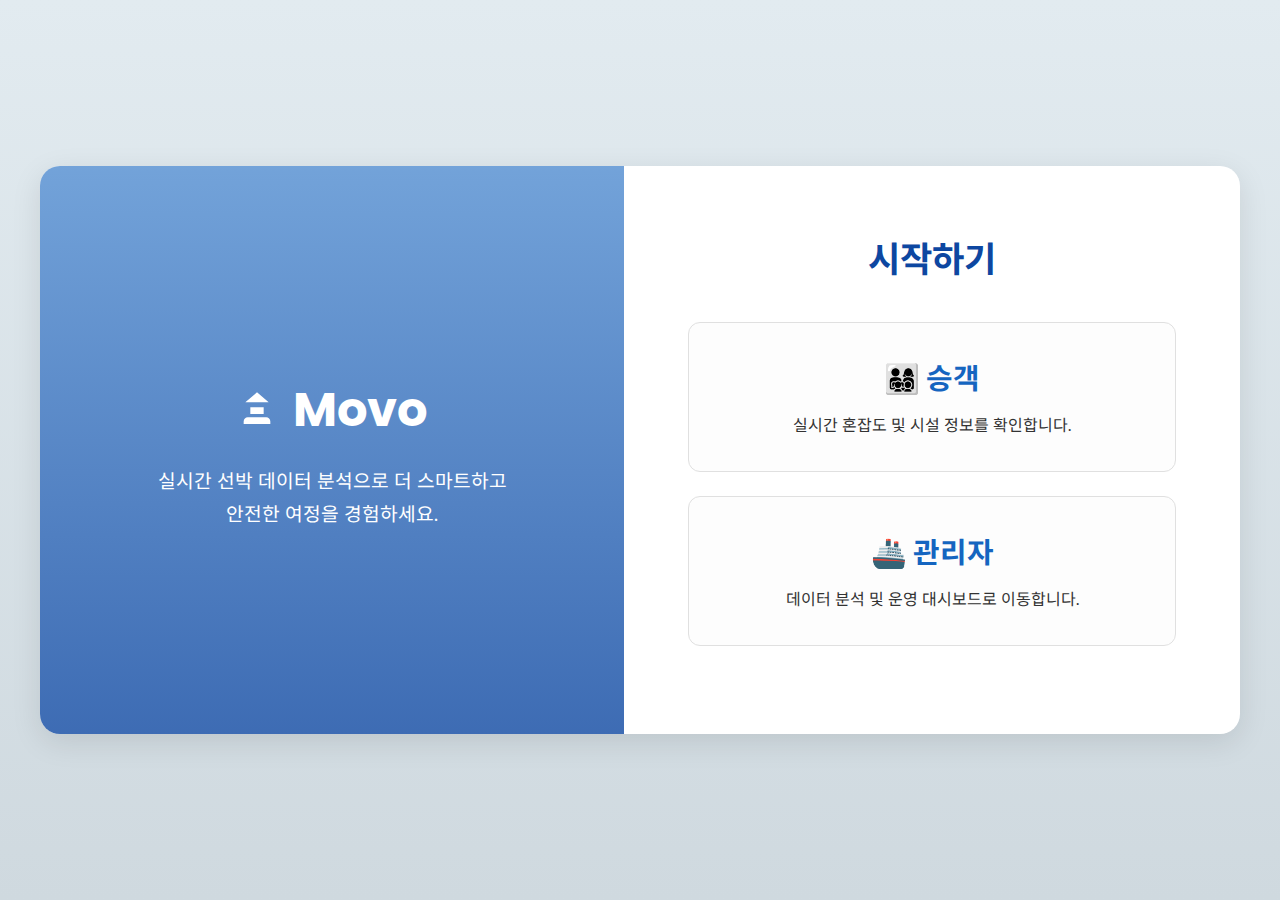
<file: index.html>
<!DOCTYPE html>
<html lang="ko">
<head>
    <meta charset="UTF-8">
    <meta name="viewport" content="width=device-width, initial-scale=1.0">
    <title>Movo - Real-time Ship Analytics</title>
    <link rel="preconnect" href="https://fonts.googleapis.com">
    <link rel="preconnect" href="https://fonts.gstatic.com" crossorigin>
    <link href="https://fonts.googleapis.com/css2?family=Poppins:wght@400;600;700&family=Noto+Sans+KR:wght@400;500;700&display=swap" rel="stylesheet">
    <link rel="stylesheet" href="style.css">
    <style>
        /* index.html specific styles */
        body {
            display: flex;
            justify-content: center;
            align-items: center;
            min-height: 100vh;
            background-image: linear-gradient(to top, #cfd9df 0%, #e2ebf0 100%);
        }
        .main-container {
            display: flex;
            width: 100%;
            max-width: 1200px;
            background: var(--white-color);
            border-radius: 20px;
            box-shadow: var(--shadow-medium);
            overflow: hidden;
        }

        .image-panel {
            flex: 1;
            background: url('https://images.unsplash.com/photo-1579955112833-2d54443015b6?q=80&w=1974&auto=format&fit=crop') center/cover;
            position: relative;
            display: flex;
            flex-direction: column;
            justify-content: center;
            align-items: center;
            color: var(--white-color);
            text-align: center;
            padding: 3rem;
        }
        
        .image-panel::before {
            content: '';
            position: absolute;
            top: 0;
            left: 0;
            right: 0;
            bottom: 0;
            background: linear-gradient(to top, rgba(13, 71, 161, 0.8), rgba(21, 101, 192, 0.6));
        }

        .logo {
            position: relative;
            z-index: 1;
            font-size: 3rem;
            font-weight: 700;
            margin-bottom: 1rem;
            display: flex;
            align-items: center;
            gap: 1rem;
        }
        
        .image-panel p {
            position: relative;
            z-index: 1;
            font-size: 1.2rem;
            max-width: 350px;
        }

        .selection-panel {
            flex: 1;
            padding: 4rem;
            display: flex;
            flex-direction: column;
            justify-content: center;
        }

        .selection-panel h1 {
            font-size: 2.2rem;
            margin-bottom: 2rem;
            text-align: center;
            color: var(--primary-color);
        }

        .selection-card {
            background: #fdfdfd;
            padding: 2rem;
            border-radius: 12px;
            border: 1px solid #e0e0e0;
            text-decoration: none;
            color: var(--text-color);
            transition: all 0.3s ease;
            cursor: pointer;
            margin-bottom: 1.5rem;
            text-align: center;
        }

        .selection-card:hover {
            transform: translateY(-5px);
            box-shadow: var(--shadow-light);
            border-color: var(--secondary-color);
        }

        .selection-card h2 {
            font-size: 1.8rem;
            color: var(--accent-color);
            margin-bottom: 0.5rem;
        }

        /* Modal Styles */
        .modal {
            position: fixed; top: 0; left: 0; width: 100%; height: 100%;
            background: rgba(0, 0, 0, 0.5);
            display: none; justify-content: center; align-items: center;
            z-index: 1001;
        }

        .modal-content {
            background: var(--white-color);
            padding: 2rem;
            border-radius: 12px;
            width: 90%;
            max-width: 400px;
        }

        .modal-content h2 { color: var(--primary-color); margin-bottom: 1.5rem; text-align: center; }
        .form-group { margin-bottom: 1rem; }
        .form-group label { display: block; margin-bottom: 0.5rem; font-weight: 600; }
        .form-group input { width: 100%; padding: 12px; border: 1px solid #ccc; border-radius: 8px; }
        .modal-buttons { display: flex; gap: 1rem; margin-top: 1.5rem; }
        .modal-btn { flex: 1; padding: 12px; border: none; border-radius: 8px; font-weight: 600; cursor: pointer; }
        .btn-login { background: var(--secondary-color); color: var(--text-color); }
        .btn-close { background: #e0e0e0; }
    </style>
</head>
<body>
    <div class="main-container">
        <div class="image-panel">
            <div class="logo">
                <svg width="40" height="40" viewBox="0 0 24 24" fill="currentColor"><path d="M20,19.5C20,18.12,18.88,17,17.5,17H6.5C5.12,17,4,18.12,4,19.5V21H20V19.5M19,8H5L12,2L19,8M8,11V15H16V11H8Z" /></svg>
                <span>Movo</span>
            </div>
            <p>실시간 선박 데이터 분석으로 더 스마트하고 안전한 여정을 경험하세요.</p>
        </div>
        <div class="selection-panel">
            <h1>시작하기</h1>
            <div class="selection-card" id="passenger-card">
                <h2>👨‍👩‍👧‍👦 승객</h2>
                <p>실시간 혼잡도 및 시설 정보를 확인합니다.</p>
            </div>
            <div class="selection-card" id="manager-card">
                <h2>🚢 관리자</h2>
                <p>데이터 분석 및 운영 대시보드로 이동합니다.</p>
            </div>
        </div>
    </div>

    <div id="passenger-modal" class="modal">
        <div class="modal-content">
            <h2>승객 로그인</h2>
            <form id="passenger-login-form">
                <div class="form-group">
                    <label for="p-name">이름</label>
                    <input type="text" id="p-name" required>
                </div>
                <div class="form-group">
                    <label for="p-passport">여권번호</label>
                    <input type="text" id="p-passport" required>
                </div>
                <div class="modal-buttons">
                    <button type="button" class="modal-btn btn-close" data-target="passenger-modal">취소</button>
                    <button type="submit" class="modal-btn btn-login">로그인</button>
                </div>
            </form>
        </div>
    </div>

    <div id="manager-modal" class="modal">
        <div class="modal-content">
            <h2>관리자 로그인</h2>
            <form id="manager-login-form">
                <div class="form-group">
                    <label for="m-id">직원 번호</label>
                    <input type="text" id="m-id" required>
                </div>
                <div class="form-group">
                    <label for="m-password">비밀번호</label>
                    <input type="password" id="m-password" required>
                </div>
                <div class="modal-buttons">
                    <button type="button" class="modal-btn btn-close" data-target="manager-modal">취소</button>
                    <button type="submit" class="modal-btn btn-login">로그인</button>
                </div>
            </form>
        </div>
    </div>

    <script>
        const passengerCard = document.getElementById('passenger-card');
        const managerCard = document.getElementById('manager-card');
        const passengerModal = document.getElementById('passenger-modal');
        const managerModal = document.getElementById('manager-modal');
        const closeButtons = document.querySelectorAll('.btn-close');

        passengerCard.addEventListener('click', () => passengerModal.style.display = 'flex');
        managerCard.addEventListener('click', () => managerModal.style.display = 'flex');

        closeButtons.forEach(btn => {
            btn.addEventListener('click', () => {
                document.getElementById(btn.dataset.target).style.display = 'none';
            });
        });

        window.addEventListener('click', (e) => {
            if (e.target === passengerModal) passengerModal.style.display = 'none';
            if (e.target === managerModal) managerModal.style.display = 'none';
        });

        document.getElementById('passenger-login-form').addEventListener('submit', (e) => {
            e.preventDefault();
            window.location.href = 'passenger.html';
        });

        document.getElementById('manager-login-form').addEventListener('submit', (e) => {
            e.preventDefault();
            window.location.href = 'dashboard.html';
        });
    </script>
</body>
</html>
</file>
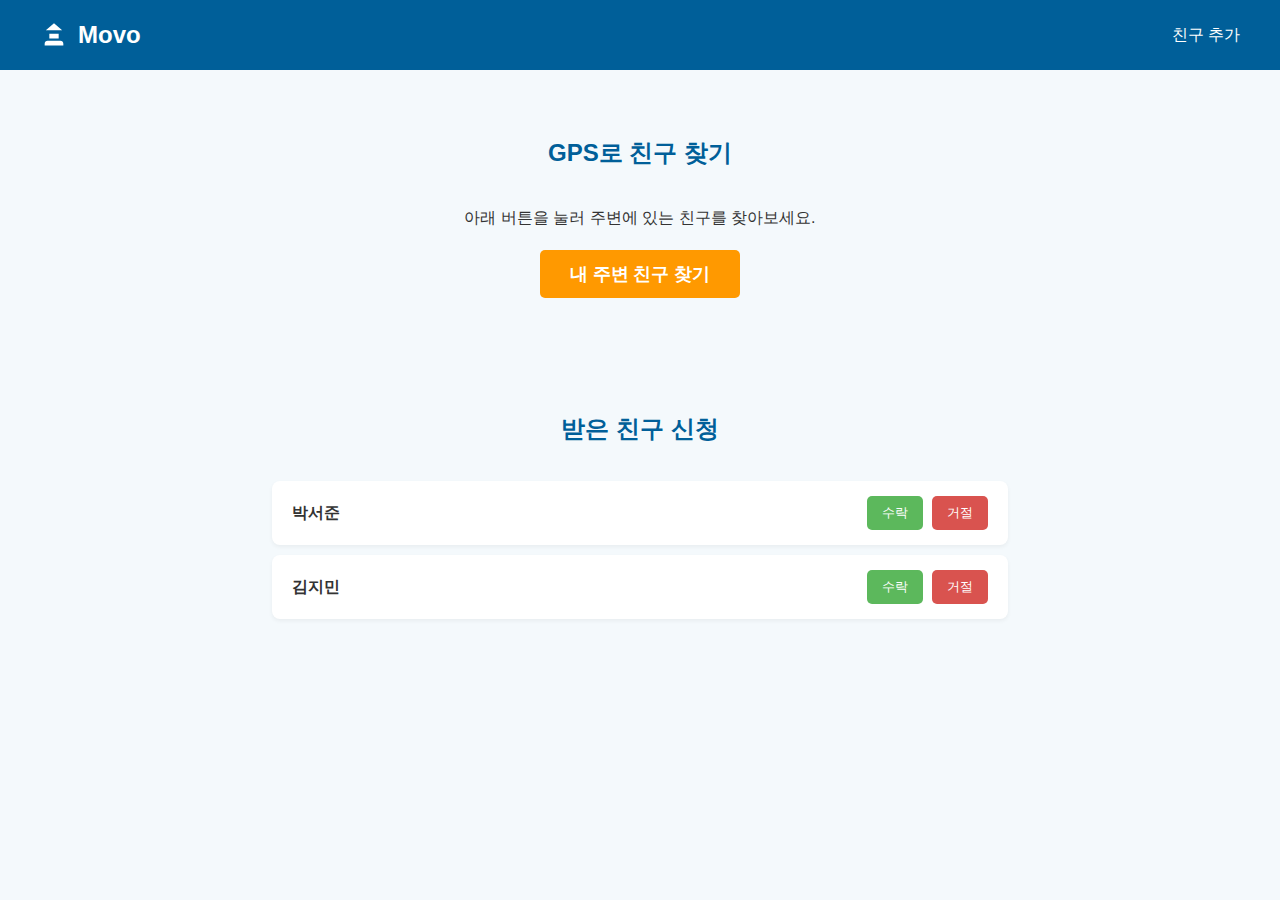
<file: add_friend.html>
<!DOCTYPE html>
<html lang="ko">
<head>
    <meta charset="UTF-8">
    <meta name="viewport" content="width=device-width, initial-scale=1.0">
    <title>Movo - 친구 추가</title>
    <style>
        :root { --primary: #005f99; --accent: #ff9900; --light: #f4f9fc; --text: #333; }
        * { box-sizing: border-box; margin: 0; padding: 0; }
        body { font-family: 'Pretendard', sans-serif; line-height: 1.6; color: var(--text); background: var(--light); }
        header { background: var(--primary); color: white; padding: 1rem 2rem; }
        nav { display: flex; justify-content: space-between; align-items: center; max-width: 1200px; margin: 0 auto; }
        .logo { font-size: 1.5rem; font-weight: bold; display: flex; align-items: center; gap: 10px; color: white; text-decoration: none; }
        section { padding: 4rem 2rem; max-width: 800px; margin: 0 auto; text-align: center; }
        h2 { text-align: center; color: var(--primary); margin-bottom: 2rem; }
        .btn { display: inline-block; background: var(--accent); color: white; padding: 12px 30px; text-decoration: none; border-radius: 5px; font-weight: bold; margin-top: 20px; cursor: pointer; border: none; font-size: 1.1rem; }
        
        #search-result { margin-top: 3rem; }
        #loading-message { display: none; margin-top: 1rem; color: var(--primary); }
        
        .user-list { list-style: none; margin-top: 2rem; text-align: left; }
        .user-item { background: white; padding: 15px 20px; border-radius: 8px; box-shadow: 0 2px 4px rgba(0,0,0,0.05); display: flex; justify-content: space-between; align-items: center; margin-bottom: 10px; }
        .user-item span { font-weight: bold; }
        .add-btn { background: var(--primary); color: white; padding: 8px 15px; border: none; border-radius: 5px; cursor: pointer; }
        .add-btn.added { background: #5cb85c; cursor: not-allowed; }

        .request-buttons button {
            margin-left: 5px;
            padding: 8px 15px;
            border: none;
            border-radius: 5px;
            cursor: pointer;
        }
        .accept-btn {
            background: #5cb85c;
            color: white;
        }
        .decline-btn {
            background: #d9534f;
            color: white;
        }
    </style>
</head>
<body>

    <header>
        <nav>
            <a href="passenger.html" class="logo">
                <svg width="28" height="28" viewBox="0 0 24 24" fill="currentColor" xmlns="http://www.w3.org/2000/svg"><path d="M20,19.5C20,18.12,18.88,17,17.5,17H6.5C5.12,17,4,18.12,4,19.5V21H20V19.5M19,8H5L12,2L19,8M8,11V15H16V11H8Z" /></svg>
                <span>Movo</span>
            </a>
            <div>친구 추가</div>
        </nav>
    </header>

    <section>
        <h2>GPS로 친구 찾기</h2>
        <p>아래 버튼을 눌러 주변에 있는 친구를 찾아보세요.</p>
        <button id="find-friends-btn" class="btn">내 주변 친구 찾기</button>
        <div id="search-result">
            <p id="loading-message">주변 친구를 찾고 있습니다...</p>
            <ul id="user-list-container" class="user-list">
                <!-- JS will populate this -->
            </ul>
        </div>
    </section>

    <section id="received-requests" style="padding-top: 0;">
        <h2>받은 친구 신청</h2>
        <ul id="request-list-container" class="user-list">
            <li class="user-item" data-request-id="101">
                <span>박서준</span>
                <div class="request-buttons">
                    <button class="accept-btn">수락</button>
                    <button class="decline-btn">거절</button>
                </div>
            </li>
            <li class="user-item" data-request-id="102">
                <span>김지민</span>
                <div class="request-buttons">
                    <button class="accept-btn">수락</button>
                    <button class="decline-btn">거절</button>
                </div>
            </li>
        </ul>
    </section>

    <script>
        const findBtn = document.getElementById('find-friends-btn');
        const loadingMsg = document.getElementById('loading-message');
        const userListContainer = document.getElementById('user-list-container');
        const requestListContainer = document.getElementById('request-list-container');

        const fakeUsers = [
            { id: 1, name: '김민준' },
            { id: 2, name: '이서연' },
            { id: 3, name: '박도윤' },
            { id: 4, name: '최지우' }
        ];

        findBtn.addEventListener('click', () => {
            userListContainer.innerHTML = ''; // Clear previous results
            loadingMsg.style.display = 'block';
            findBtn.disabled = true;

            // Simulate GPS search delay
            setTimeout(() => {
                loadingMsg.style.display = 'none';
                findBtn.disabled = false;
                
                if (fakeUsers.length === 0) {
                    userListContainer.innerHTML = '<p>주변에 사용자가 없습니다.</p>';
                    return;
                }

                fakeUsers.forEach(user => {
                    const userItem = document.createElement('li');
                    userItem.className = 'user-item';
                    userItem.innerHTML = `
                        <span>${user.name}</span>
                        <button class="add-btn" data-user-id="${user.id}">신청</button>
                    `;
                    userListContainer.appendChild(userItem);
                });
            }, 2000); // 2-second delay
        });

        userListContainer.addEventListener('click', (e) => {
            if (e.target.classList.contains('add-btn')) {
                const btn = e.target;
                const userName = btn.previousElementSibling.textContent; // Get the user's name

                if (confirm(`'${userName}' 님께 친구 신청을 하실건가요?`)) {
                    btn.textContent = '신청됨';
                    btn.classList.add('added');
                    btn.disabled = true;
                }
            }
        });

        requestListContainer.addEventListener('click', (e) => {
            if (e.target.classList.contains('accept-btn')) {
                const buttonContainer = e.target.parentElement;
                buttonContainer.innerHTML = '<span style="color: #5cb85c; font-weight: bold;">수락됨</span>';
            }
            if (e.target.classList.contains('decline-btn')) {
                const requestItem = e.target.closest('.user-item');
                requestItem.remove();
            }
        });
    </script>

</body>
</html>
</file>
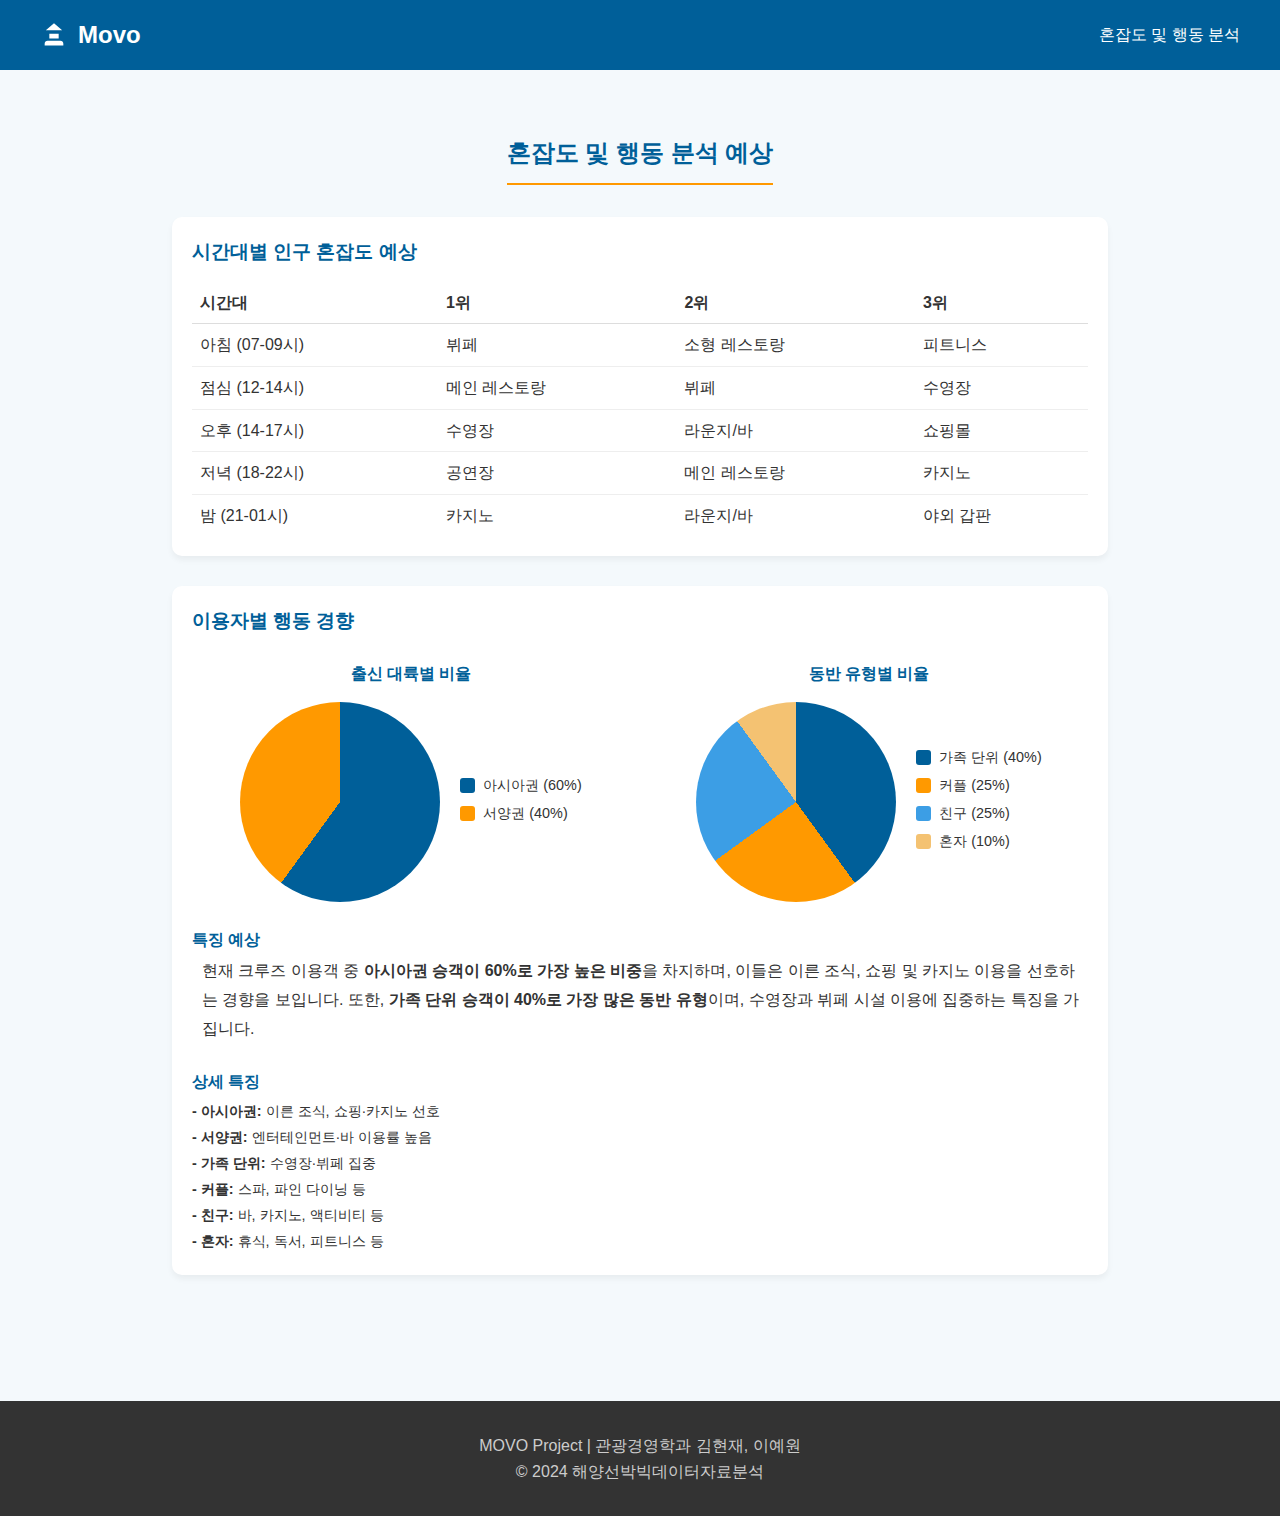
<file: analysis.html>
<!DOCTYPE html>
<html lang="ko">
<head>
    <meta charset="UTF-8">
    <meta name="viewport" content="width=device-width, initial-scale=1.0">
    <title>Movo - 혼잡도 및 행동 분석</title>
    <style>
        :root { --primary: #005f99; --accent: #ff9900; --light: #f4f9fc; --text: #333; }
        * { box-sizing: border-box; margin: 0; padding: 0; }
        body { font-family: 'Pretendard', sans-serif; line-height: 1.6; color: var(--text); background: var(--light); }
        header { background: var(--primary); color: white; padding: 1rem 2rem; }
        nav { display: flex; justify-content: space-between; align-items: center; max-width: 1200px; margin: 0 auto; }
        .logo { font-size: 1.5rem; font-weight: bold; display: flex; align-items: center; gap: 10px; color: white; text-decoration: none; }
        section { padding: 4rem 2rem; max-width: 1000px; margin: 0 auto; }
        h2 { text-align: center; color: var(--primary); margin-bottom: 2rem; border-bottom: 2px solid var(--accent); display: inline-block; padding-bottom: 10px; }
        .center-wrap { text-align: center; }
        .card { background: white; padding: 20px; border-radius: 10px; box-shadow: 0 4px 6px rgba(0,0,0,0.05); margin-bottom: 30px; }
        .card h3 { color: var(--primary); margin-bottom: 10px; }

        .pie-chart-container { display: flex; align-items: center; gap: 20px; margin-top: 15px; }
        .pie-chart { width: 200px; height: 200px; border-radius: 50%; flex-shrink: 0; }
        .legend { font-size: 0.9rem; }
        .legend-item { display: flex; align-items: center; margin-bottom: 5px; }
        .legend-color { width: 15px; height: 15px; margin-right: 8px; border-radius: 3px; }
        .chart-descriptions { margin-top: 20px; font-size: 0.9rem; text-align: left; padding-left: 10px; line-height: 1.8; }
    </style>
</head>
<body>
    <header>
        <nav>
            <a href="dashboard.html" class="logo">
                <svg width="28" height="28" viewBox="0 0 24 24" fill="currentColor" xmlns="http://www.w3.org/2000/svg"><path d="M20,19.5C20,18.12,18.88,17,17.5,17H6.5C5.12,17,4,18.12,4,19.5V21H20V19.5M19,8H5L12,2L19,8M8,11V15H16V11H8Z" /></svg>
                <span>Movo</span>
            </a>
            <div>혼잡도 및 행동 분석</div>
        </nav>
    </header>

    <section>
        <div class="center-wrap">
            <h2>혼잡도 및 행동 분석 예상</h2>
        </div>
        
        <div class="card">
            <h3>시간대별 인구 혼잡도 예상</h3>
            <table class="congestion-table" style="width:100%; text-align: left; border-collapse: collapse; margin-top: 15px;">
                <tr style="border-bottom: 1px solid #ddd;">
                    <th style="padding: 8px;">시간대</th>
                    <th style="padding: 8px;">1위</th>
                    <th style="padding: 8px;">2위</th>
                    <th style="padding: 8px;">3위</th>
                </tr>
                <tr style="border-bottom: 1px solid #eee;"><td style="padding: 8px;">아침 (07-09시)</td><td style="padding: 8px;">뷔페</td><td style="padding: 8px;">소형 레스토랑</td><td style="padding: 8px;">피트니스</td></tr>
                <tr style="border-bottom: 1px solid #eee;"><td style="padding: 8px;">점심 (12-14시)</td><td style="padding: 8px;">메인 레스토랑</td><td style="padding: 8px;">뷔페</td><td style="padding: 8px;">수영장</td></tr>
                <tr style="border-bottom: 1px solid #eee;"><td style="padding: 8px;">오후 (14-17시)</td><td style="padding: 8px;">수영장</td><td style="padding: 8px;">라운지/바</td><td style="padding: 8px;">쇼핑몰</td></tr>
                <tr style="border-bottom: 1px solid #eee;"><td style="padding: 8px;">저녁 (18-22시)</td><td style="padding: 8px;">공연장</td><td style="padding: 8px;">메인 레스토랑</td><td style="padding: 8px;">카지노</td></tr>
                <tr><td style="padding: 8px;">밤 (21-01시)</td><td style="padding: 8px;">카지노</td><td style="padding: 8px;">라운지/바</td><td style="padding: 8px;">야외 갑판</td></tr>
            </table>
        </div>

        <div class="card">
            <h3>이용자별 행동 경향</h3>

            <div style="display: flex; justify-content: space-around; gap: 20px; flex-wrap: wrap;">
                <!-- Region Chart -->
                <div style="flex: 1; min-width: 300px;">
                    <h4 style="margin-top: 15px; margin-bottom: 5px; color: var(--primary); text-align: center;">출신 대륙별 비율</h4>
                    <div class="pie-chart-container" style="justify-content: center;">
                        <div class="pie-chart" style="background: conic-gradient(#005f99 0% 60%, #ff9900 60% 100%);"></div>
                        <div class="legend">
                            <div class="legend-item">
                                <div class="legend-color" style="background-color: #005f99;"></div>
                                <span>아시아권 (60%)</span>
                            </div>
                            <div class="legend-item">
                                <div class="legend-color" style="background-color: #ff9900;"></div>
                                <span>서양권 (40%)</span>
                            </div>
                        </div>
                    </div>
                </div>

                <!-- Group Type Chart -->
                <div style="flex: 1; min-width: 300px;">
                    <h4 style="margin-top: 15px; margin-bottom: 5px; color: var(--primary); text-align: center;">동반 유형별 비율</h4>
                    <div class="pie-chart-container" style="justify-content: center;">
                        <div class="pie-chart" style="background: conic-gradient(#005f99 0% 40%, #ff9900 40% 65%, #3c9ee5 65% 90%, #f4c272 90% 100%);"></div>
                        <div class="legend">
                            <div class="legend-item">
                                <div class="legend-color" style="background-color: #005f99;"></div>
                                <span>가족 단위 (40%)</span>
                            </div>
                            <div class="legend-item">
                                <div class="legend-color" style="background-color: #ff9900;"></div>
                                <span>커플 (25%)</span>
                            </div>
                            <div class="legend-item">
                                <div class="legend-color" style="background-color: #3c9ee5;"></div>
                                <span>친구 (25%)</span>
                            </div>
                            <div class="legend-item">
                                <div class="legend-color" style="background-color: #f4c272;"></div>
                                <span>혼자 (10%)</span>
                            </div>
                        </div>
                    </div>
                </div>
            </div>

            <h4 style="margin-top: 25px; margin-bottom: 5px; color: var(--primary);">특징 예상</h4>
            <p style="text-align: left; padding-left: 10px; line-height: 1.8; margin-bottom: 25px;">
                현재 크루즈 이용객 중 <strong>아시아권 승객이 60%로 가장 높은 비중</strong>을 차지하며, 이들은 이른 조식, 쇼핑 및 카지노 이용을 선호하는 경향을 보입니다.
                또한, <strong>가족 단위 승객이 40%로 가장 많은 동반 유형</strong>이며, 수영장과 뷔페 시설 이용에 집중하는 특징을 가집니다.
            </p>

            <h4 style="margin-top: 25px; margin-bottom: 5px; color: var(--primary);">상세 특징</h4>
            <div class="chart-descriptions" style="margin-top: 0; padding-left: 0;">
                <p><strong>- 아시아권:</strong> 이른 조식, 쇼핑·카지노 선호</p>
                <p><strong>- 서양권:</strong> 엔터테인먼트·바 이용률 높음</p>
                <p><strong>- 가족 단위:</strong> 수영장·뷔페 집중</p>
                <p><strong>- 커플:</strong> 스파, 파인 다이닝 등</p>
                <p><strong>- 친구:</strong> 바, 카지노, 액티비티 등</p>
                <p><strong>- 혼자:</strong> 휴식, 독서, 피트니스 등</p>
            </div>
        </div>
    </section>

    <footer style="background: #333; color: #ccc; text-align: center; padding: 2rem; margin-top: 2rem;">
        <p>MOVO Project | 관광경영학과 김현재, 이예원</p>
        <p>&copy; 2024 해양선박빅데이터자료분석</p>
    </footer>

</body>
</html>
</file>
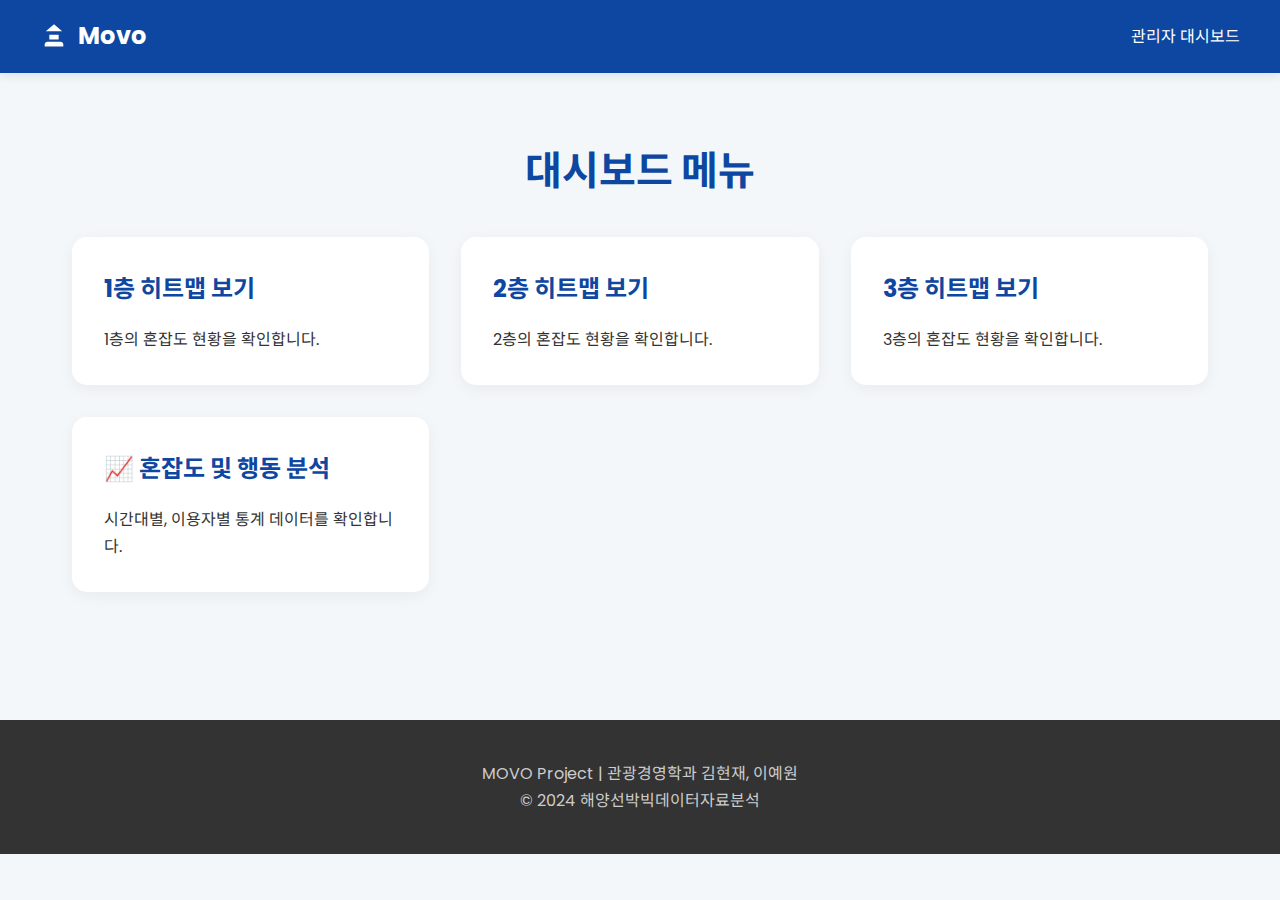
<file: dashboard.html>
<!DOCTYPE html>
<html lang="ko">
<head>
    <meta charset="UTF-8">
    <meta name="viewport" content="width=device-width, initial-scale=1.0">
    <title>Movo - 관리자 대시보드</title>
    <link rel="preconnect" href="https://fonts.googleapis.com">
    <link rel="preconnect" href="https://fonts.gstatic.com" crossorigin>
    <link href="https://fonts.googleapis.com/css2?family=Poppins:wght@400;600;700&family=Noto+Sans+KR:wght@400;500;700&display=swap" rel="stylesheet">
    <link rel="stylesheet" href="style.css">
</head>
<body>

    <header>
        <nav>
            <a href="index.html" class="logo">
                <svg width="28" height="28" viewBox="0 0 24 24" fill="currentColor"><path d="M20,19.5C20,18.12,18.88,17,17.5,17H6.5C5.12,17,4,18.12,4,19.5V21H20V19.5M19,8H5L12,2L19,8M8,11V15H16V11H8Z" /></svg>
                <span>Movo</span>
            </a>
            <div>관리자 대시보드</div>
        </nav>
    </header>

    <div class="container">
        <h1>대시보드 메뉴</h1>
        <div class="grid-box">
            <a href="heatmaps_admin.html?floor=1" class="card">
                <h3>1층 히트맵 보기</h3>
                <p>1층의 혼잡도 현황을 확인합니다.</p>
            </a>
            <a href="heatmaps_admin.html?floor=2" class="card">
                <h3>2층 히트맵 보기</h3>
                <p>2층의 혼잡도 현황을 확인합니다.</p>
            </a>
            <a href="heatmaps_admin.html?floor=3" class="card">
                <h3>3층 히트맵 보기</h3>
                <p>3층의 혼잡도 현황을 확인합니다.</p>
            </a>
            <a href="analysis.html" class="card">
                <h3>📈 혼잡도 및 행동 분석</h3>
                <p>시간대별, 이용자별 통계 데이터를 확인합니다.</p>
            </a>
        </div>
    </div>

    <footer>
        <p>MOVO Project | 관광경영학과 김현재, 이예원</p>
        <p>&copy; 2024 해양선박빅데이터자료분석</p>
    </footer>

</body>
</html>
</file>
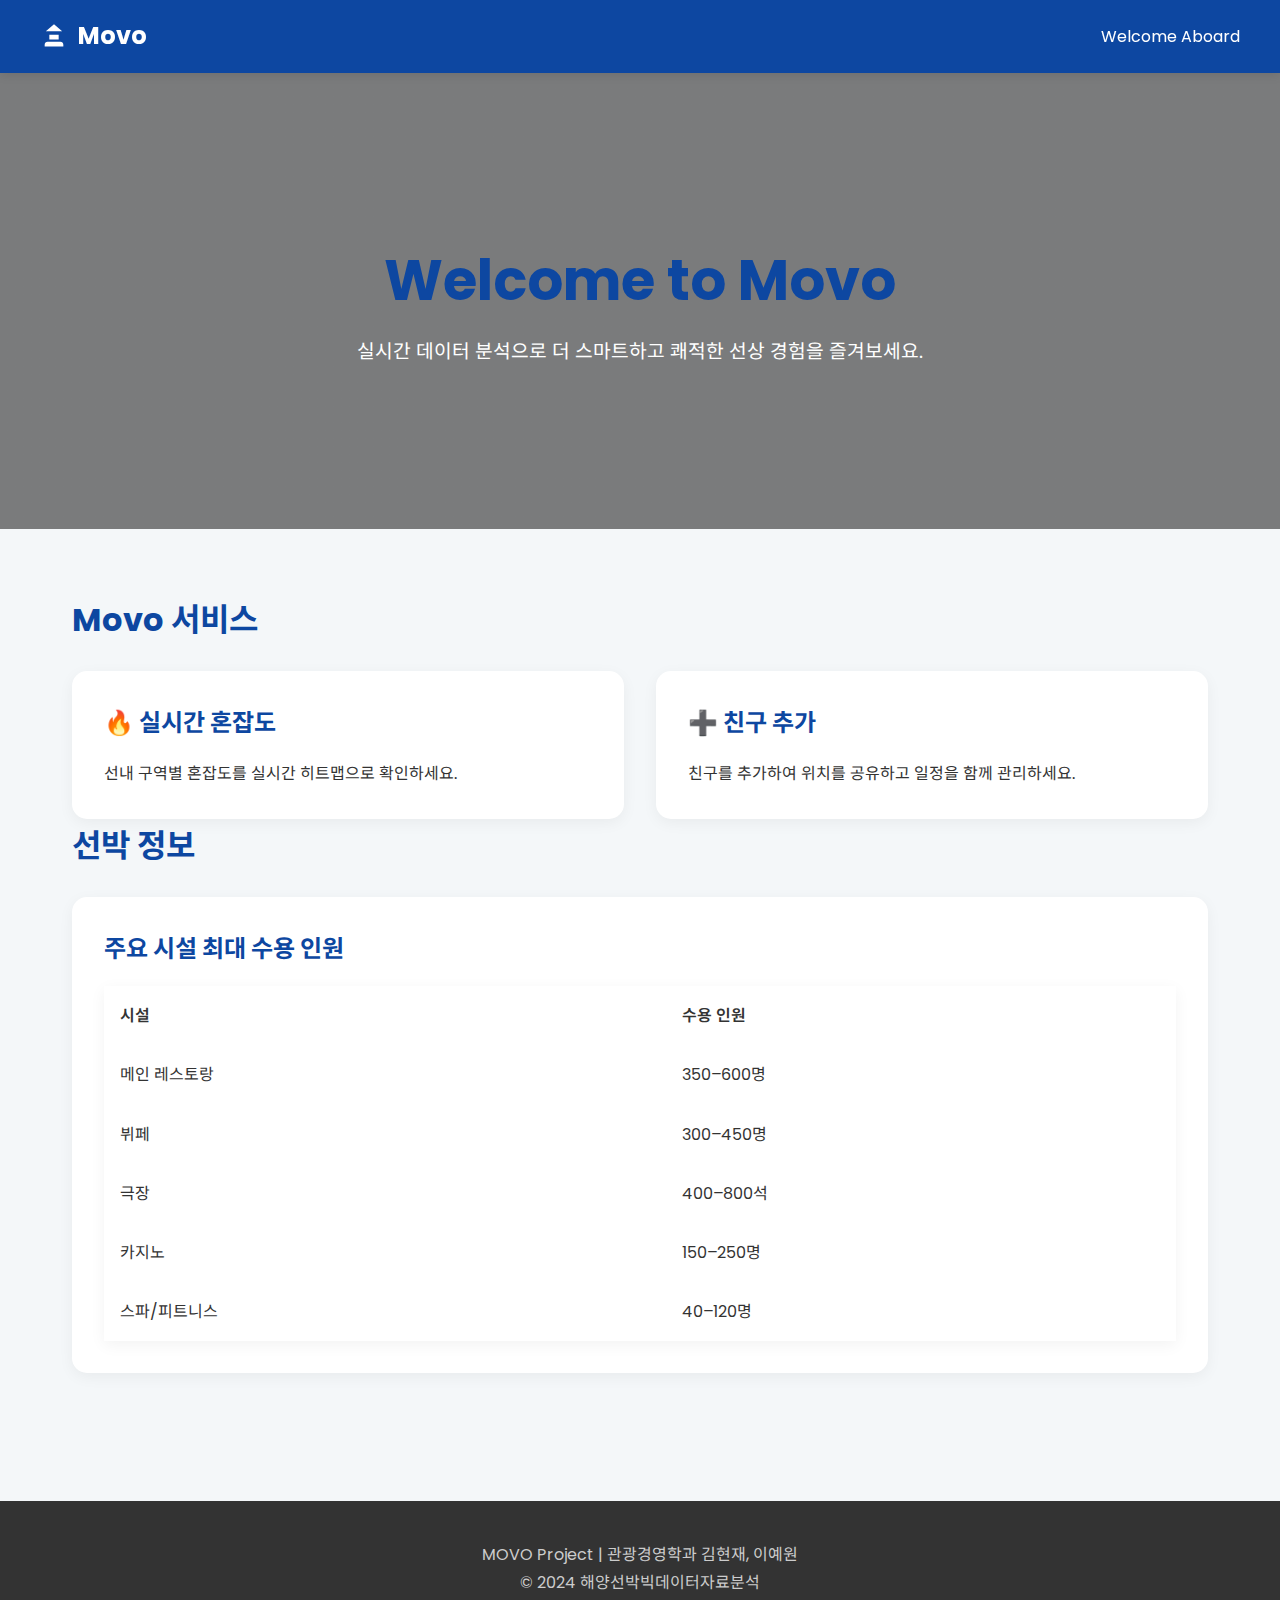
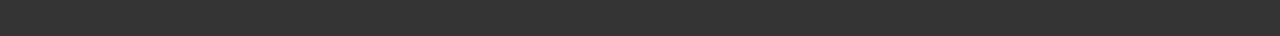
<file: passenger.html>
<!DOCTYPE html>
<html lang="ko">
<head>
    <meta charset="UTF-8">
    <meta name="viewport" content="width=device-width, initial-scale=1.0">
    <title>Movo - Welcome Aboard</title>
    <link rel="preconnect" href="https://fonts.googleapis.com">
    <link rel="preconnect" href="https://fonts.gstatic.com" crossorigin>
    <link href="https://fonts.googleapis.com/css2?family=Poppins:wght@400;600;700&family=Noto+Sans+KR:wght@400;500;700&display=swap" rel="stylesheet">
    <link rel="stylesheet" href="style.css">
    <style>
        .hero {
            background: linear-gradient(rgba(0, 0, 0, 0.5), rgba(0, 0, 0, 0.5)), url('C:\\Users\\김현재\\OneDrive\\문서\\카카오톡 받은 파일\\img (1).svg') center/cover;
            color: var(--white-color);
            text-align: center;
            padding: 10rem 2rem;
        }

        .hero h1 {
            font-size: 3.5rem;
            margin-bottom: 0.5rem;
        }

        .hero p {
            font-size: 1.2rem;
            max-width: 600px;
            margin: 0 auto;
        }
        
        table {
            width: 100%;
            border-collapse: collapse;
            margin-top: 1rem;
            box-shadow: var(--shadow-light);
        }

        th, td {
            padding: 1rem;
            text-align: left;
            border-bottom: 1px solid var(--border-color);
        }

        th {
            background-color: var(--light-gray);
            font-weight: 600;
        }
    </style>
</head>
<body>

    <header>
        <nav>
            <a href="index.html" class="logo">
                <svg width="28" height="28" viewBox="0 0 24 24" fill="currentColor"><path d="M20,19.5C20,18.12,18.88,17,17.5,17H6.5C5.12,17,4,18.12,4,19.5V21H20V19.5M19,8H5L12,2L19,8M8,11V15H16V11H8Z" /></svg>
                <span>Movo</span>
            </a>
            <div>Welcome Aboard</div>
        </nav>
    </header>

    <div class="hero">
        <h1>Welcome to Movo</h1>
        <p>실시간 데이터 분석으로 더 스마트하고 쾌적한 선상 경험을 즐겨보세요.</p>
    </div>

    <div class="container">
        <section id="features">
            <h2>Movo 서비스</h2>
            <div class="grid-box">
                <a href="heatmap.html?floor=1" class="card">
                    <h3>🔥 실시간 혼잡도</h3>
                    <p>선내 구역별 혼잡도를 실시간 히트맵으로 확인하세요.</p>
                </a>
                <a href="add_friend.html" class="card">
                    <h3>➕ 친구 추가</h3>
                    <p>친구를 추가하여 위치를 공유하고 일정을 함께 관리하세요.</p>
                </a>
            </div>
        </section>

        <section id="data-model">
            <h2>선박 정보</h2>
            <div class="card">
                <h3>주요 시설 최대 수용 인원</h3>
                <table>
                    <tr>
                        <th>시설</th>
                        <th>수용 인원</th>
                    </tr>
                    <tr><td>메인 레스토랑</td><td>350–600명</td></tr>
                    <tr><td>뷔페</td><td>300–450명</td></tr>
                    <tr><td>극장</td><td>400–800석</td></tr>
                    <tr><td>카지노</td><td>150–250명</td></tr>
                    <tr><td>스파/피트니스</td><td>40–120명</td></tr>
                </table>
            </div>
        </section>
    </div>

    <footer>
        <p>MOVO Project | 관광경영학과 김현재, 이예원</p>
        <p>&copy; 2024 해양선박빅데이터자료분석</p>
    </footer>

</body>
</html>
</file>
<file: style.css>
:root {
    --primary-color: #0d47a1; /* Deep Blue */
    --secondary-color: #f9a825; /* Gold */
    --accent-color: #1565c0; /* Bright Blue */
    --text-color: #333;
    --bg-color: #f4f7f9;
    --white-color: #ffffff;
    --shadow-light: 0 4px 15px rgba(0, 0, 0, 0.05);
    --shadow-medium: 0 8px 30px rgba(0, 0, 0, 0.1);
}

* {
    box-sizing: border-box;
    margin: 0;
    padding: 0;
}

body {
    font-family: 'Poppins', 'Noto Sans KR', sans-serif;
    line-height: 1.7;
    color: var(--text-color);
    background-color: var(--bg-color);
}

header {
    background: var(--primary-color);
    color: var(--white-color);
    padding: 1rem 2rem;
    box-shadow: 0 2px 10px rgba(0,0,0,0.1);
    position: sticky;
    top: 0;
    z-index: 1000;
}

nav {
    display: flex;
    justify-content: space-between;
    align-items: center;
    max-width: 1200px;
    margin: 0 auto;
}

.logo {
    font-size: 1.5rem;
    font-weight: 700;
    display: flex;
    align-items: center;
    gap: 10px;
    color: var(--white-color);
    text-decoration: none;
}

.container {
    padding: 4rem 2rem;
    max-width: 1200px;
    margin: 0 auto;
}

h1, h2, h3 {
    color: var(--primary-color);
    font-weight: 700;
}

h1 { font-size: 2.5rem; margin-bottom: 2rem; text-align: center; }
h2 { font-size: 2rem; margin-bottom: 1.5rem; }
h3 { font-size: 1.5rem; margin-bottom: 1rem; }

.card {
    background: var(--white-color);
    padding: 2rem;
    border-radius: 15px;
    box-shadow: var(--shadow-light);
    transition: all 0.3s ease-in-out;
    text-decoration: none;
    color: var(--text-color);
}

.card:hover {
    transform: translateY(-5px);
    box-shadow: var(--shadow-medium);
}

.grid-box {
    display: grid;
    grid-template-columns: repeat(auto-fit, minmax(300px, 1fr));
    gap: 2rem;
}

.btn {
    display: inline-block;
    background: var(--secondary-color);
    color: var(--text-color);
    padding: 12px 25px;
    text-decoration: none;
    border-radius: 8px;
    font-weight: 600;
    transition: all 0.3s ease;
}

.btn:hover {
    opacity: 0.9;
}

footer {
    background: #333;
    color: #ccc;
    text-align: center;
    padding: 2.5rem;
    margin-top: 4rem;
}
</file>
